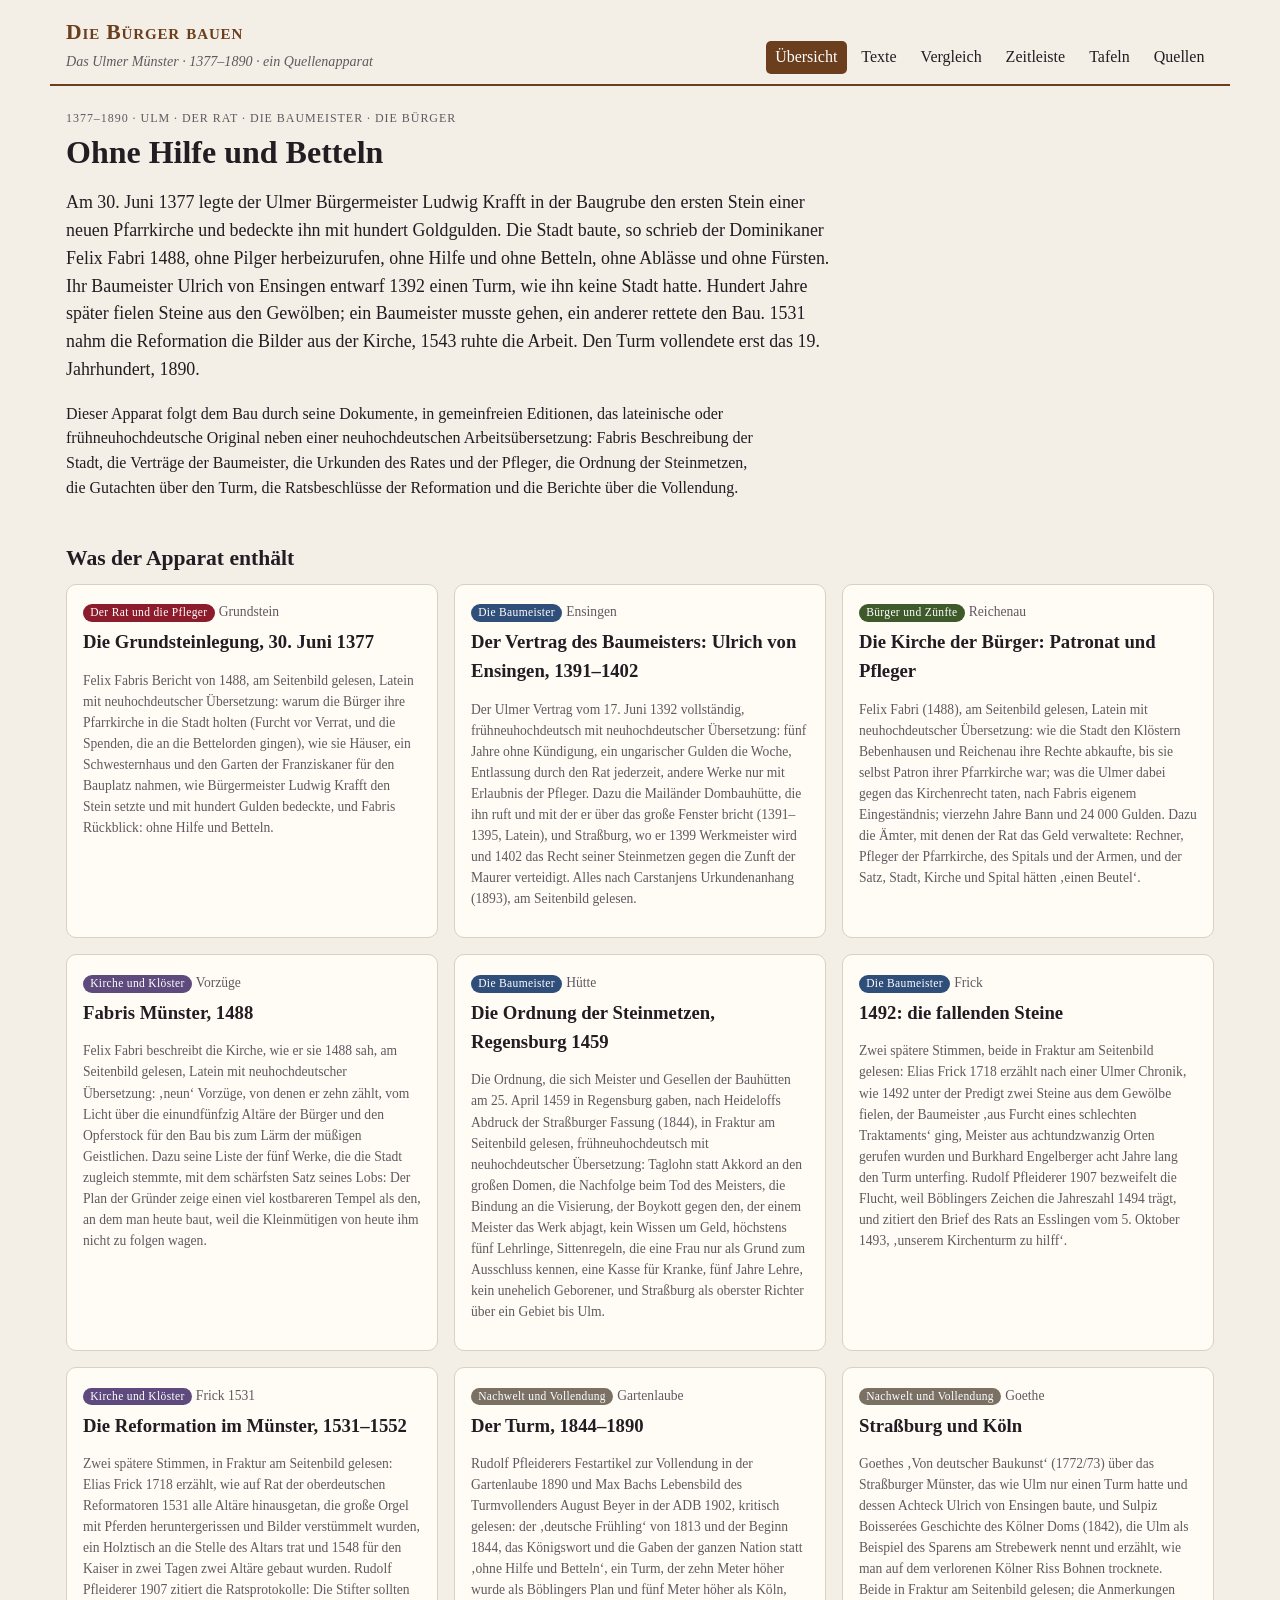
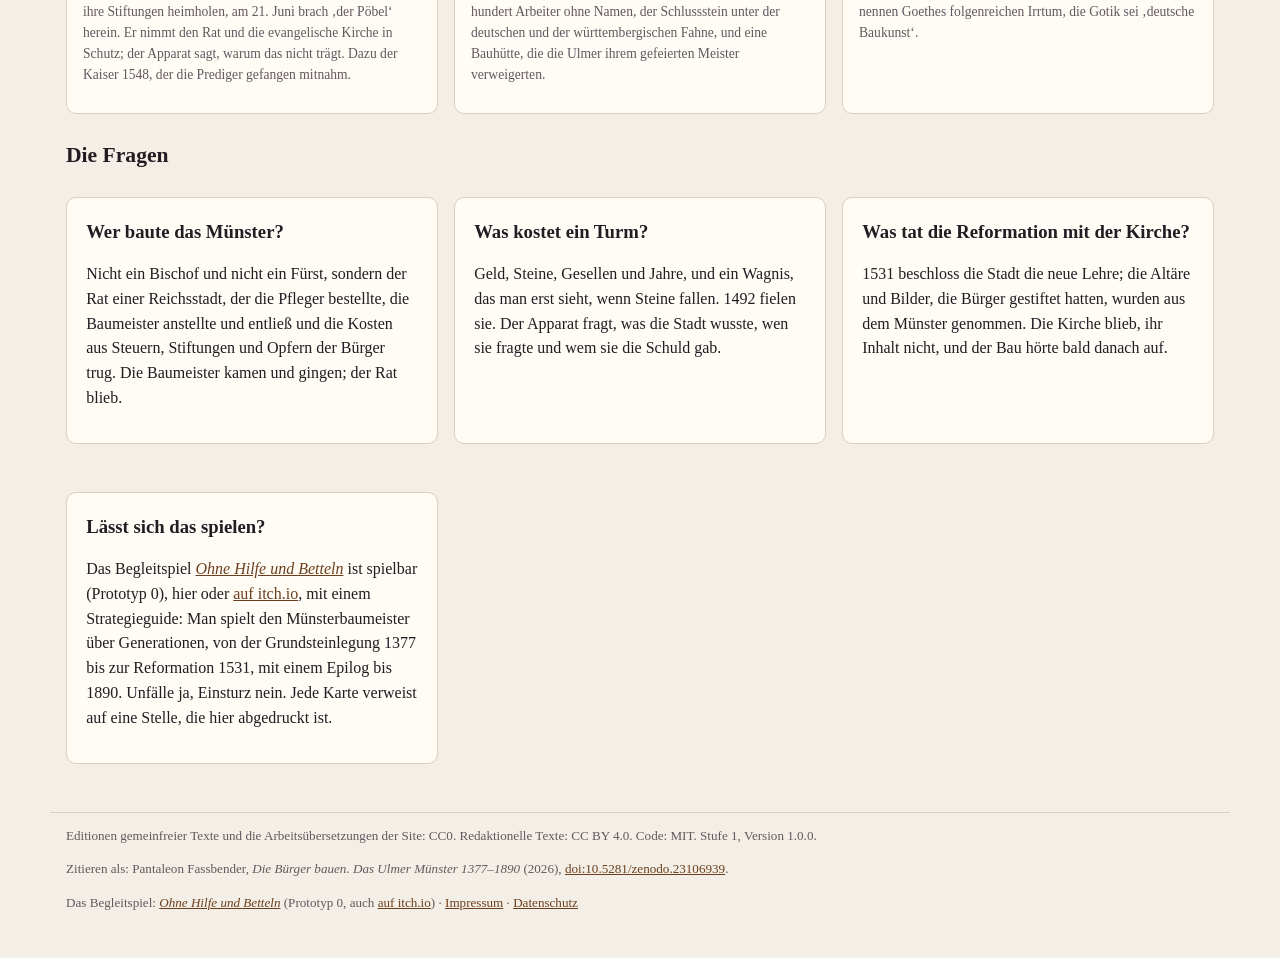
<file: index.html>
<!doctype html>
<html lang="de">
<head>
<meta charset="utf-8">
<meta name="viewport" content="width=device-width, initial-scale=1">
<title>Die Bürger bauen. Das Ulmer Münster 1377–1890</title>
<meta name="description" content="Ein Quellenapparat zum Bau des Ulmer Münsters, 1377–1890: Fabris Beschreibung, die Verträge der Baumeister, Urkunden des Rates, die Steinmetzordnung, die Gutachten über den Turm, die Reformation und die Vollendung, in gemeinfreien Editionen, das Original neben einer neuhochdeutschen Übersetzung.">
<meta property="og:type" content="website">
<meta property="og:url" content="https://das-ulmer-muenster.netlify.app/">
<meta property="og:title" content="Die Bürger bauen. Das Ulmer Münster 1377–1890">
<meta property="og:description" content="Ohne Hilfe und Betteln: wie eine Reichsstadt ihre Pfarrkirche zu einer der größten Kirchen des Reiches baute, in ihren Urkunden, Verträgen und Chroniken.">
<link rel="stylesheet" href="style.css">
</head>
<body>
<header class="top">
  <a class="brand" href="#/">
    <strong>Die Bürger bauen</strong>
    <em>Das Ulmer Münster · 1377–1890 · ein Quellenapparat</em>
  </a>
  <nav>
    <a href="#/">Übersicht</a>
    <a href="#/texts">Texte</a>
    <a href="#/compare" id="navCompare" hidden>Vergleich</a>
    <a href="#/timeline">Zeitleiste</a>
    <a href="#/plates" id="navPlates" hidden>Tafeln</a>
    <a href="#/sources">Quellen</a>
  </nav>
</header>
<main id="view" aria-live="polite"></main>
<footer>
  <p>Editionen gemeinfreier Texte und die Arbeitsübersetzungen der Site: CC0. Redaktionelle Texte: CC BY 4.0. Code: MIT. Stufe 1, Version 1.0.0.</p>
  <p>Zitieren als: Pantaleon Fassbender, <em>Die Bürger bauen. Das Ulmer Münster 1377–1890</em> (2026), <a href="https://doi.org/10.5281/zenodo.23106939">doi:10.5281/zenodo.23106939</a>.</p>
  <p>Das Begleitspiel: <a href="https://ohne-hilfe-und-betteln.netlify.app/"><em>Ohne Hilfe und Betteln</em></a> (Prototyp 0, auch <a href="https://leofassb.itch.io/ohne-hilfe-und-betteln">auf itch.io</a>) · <a href="legal.html#notice">Impressum</a> · <a href="legal.html#privacy">Datenschutz</a></p>
</footer>
<script src="app.js"></script>
</body>
</html>
</file>
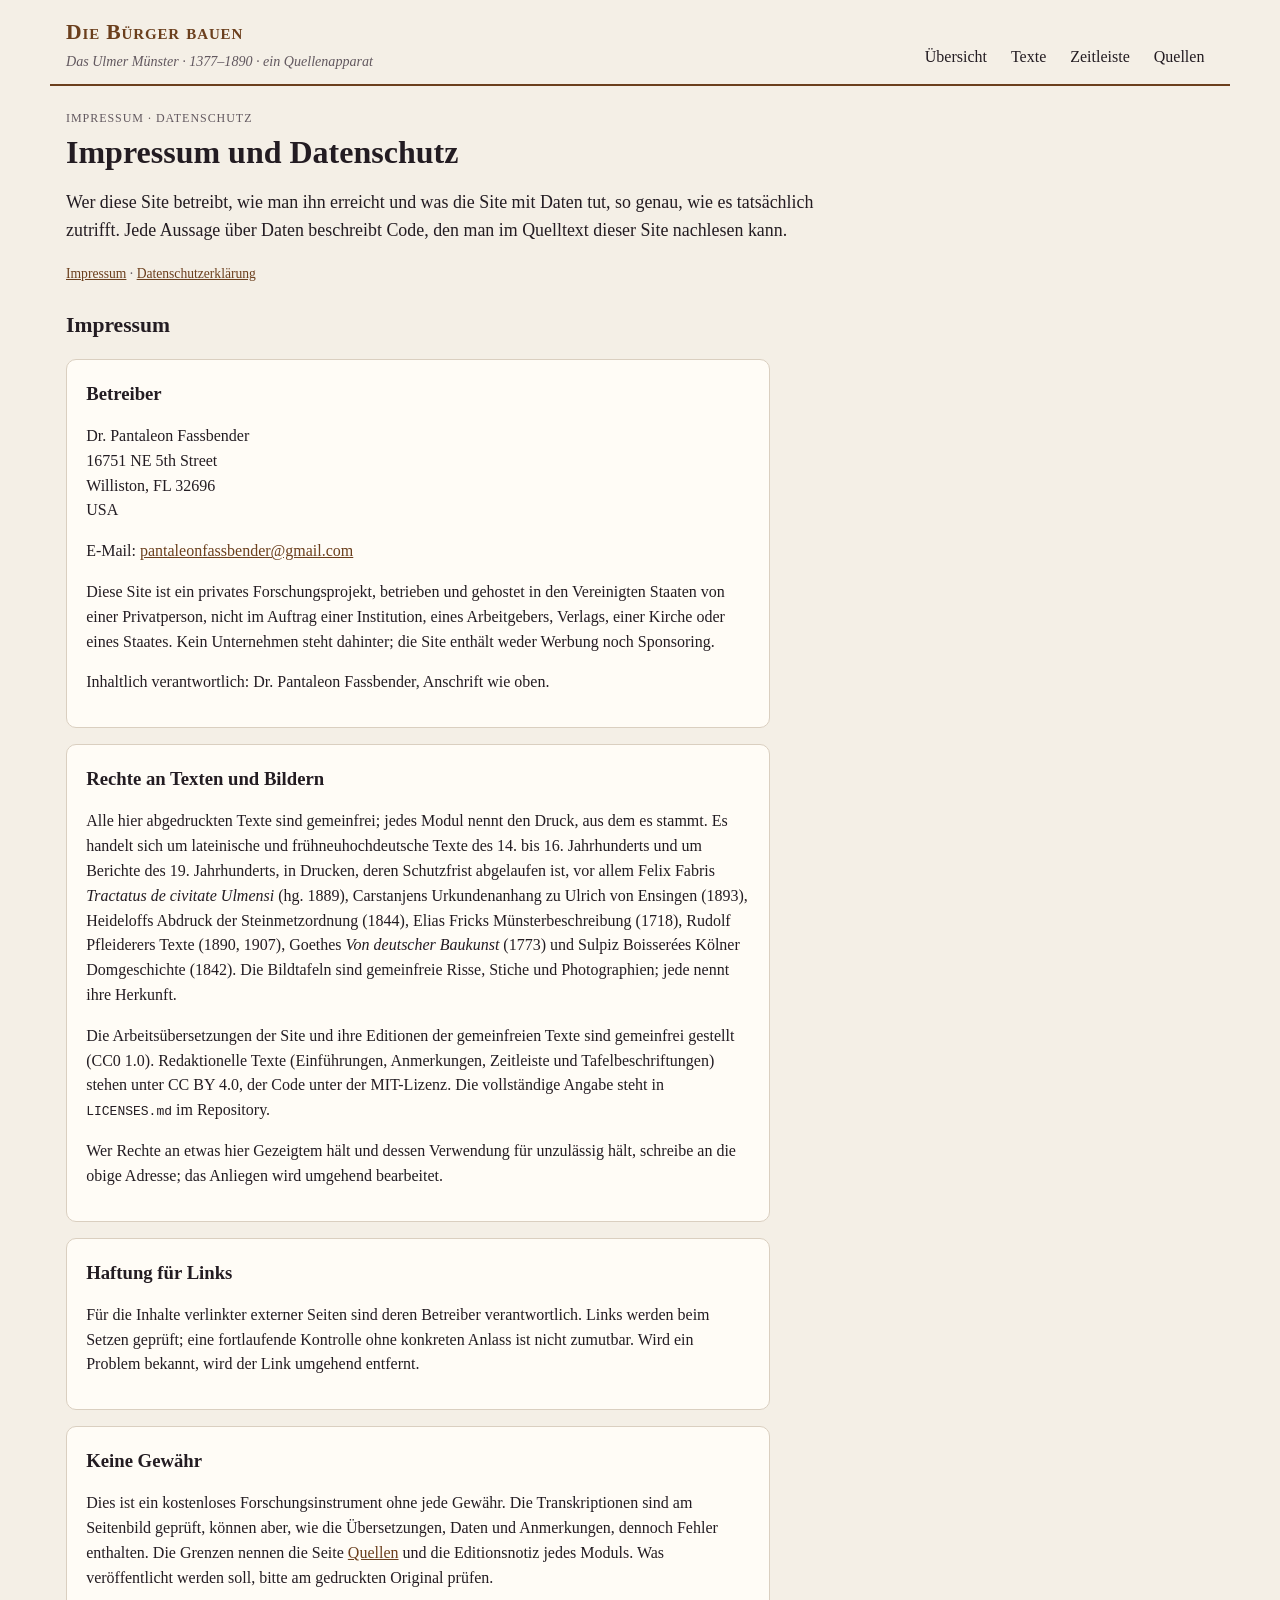
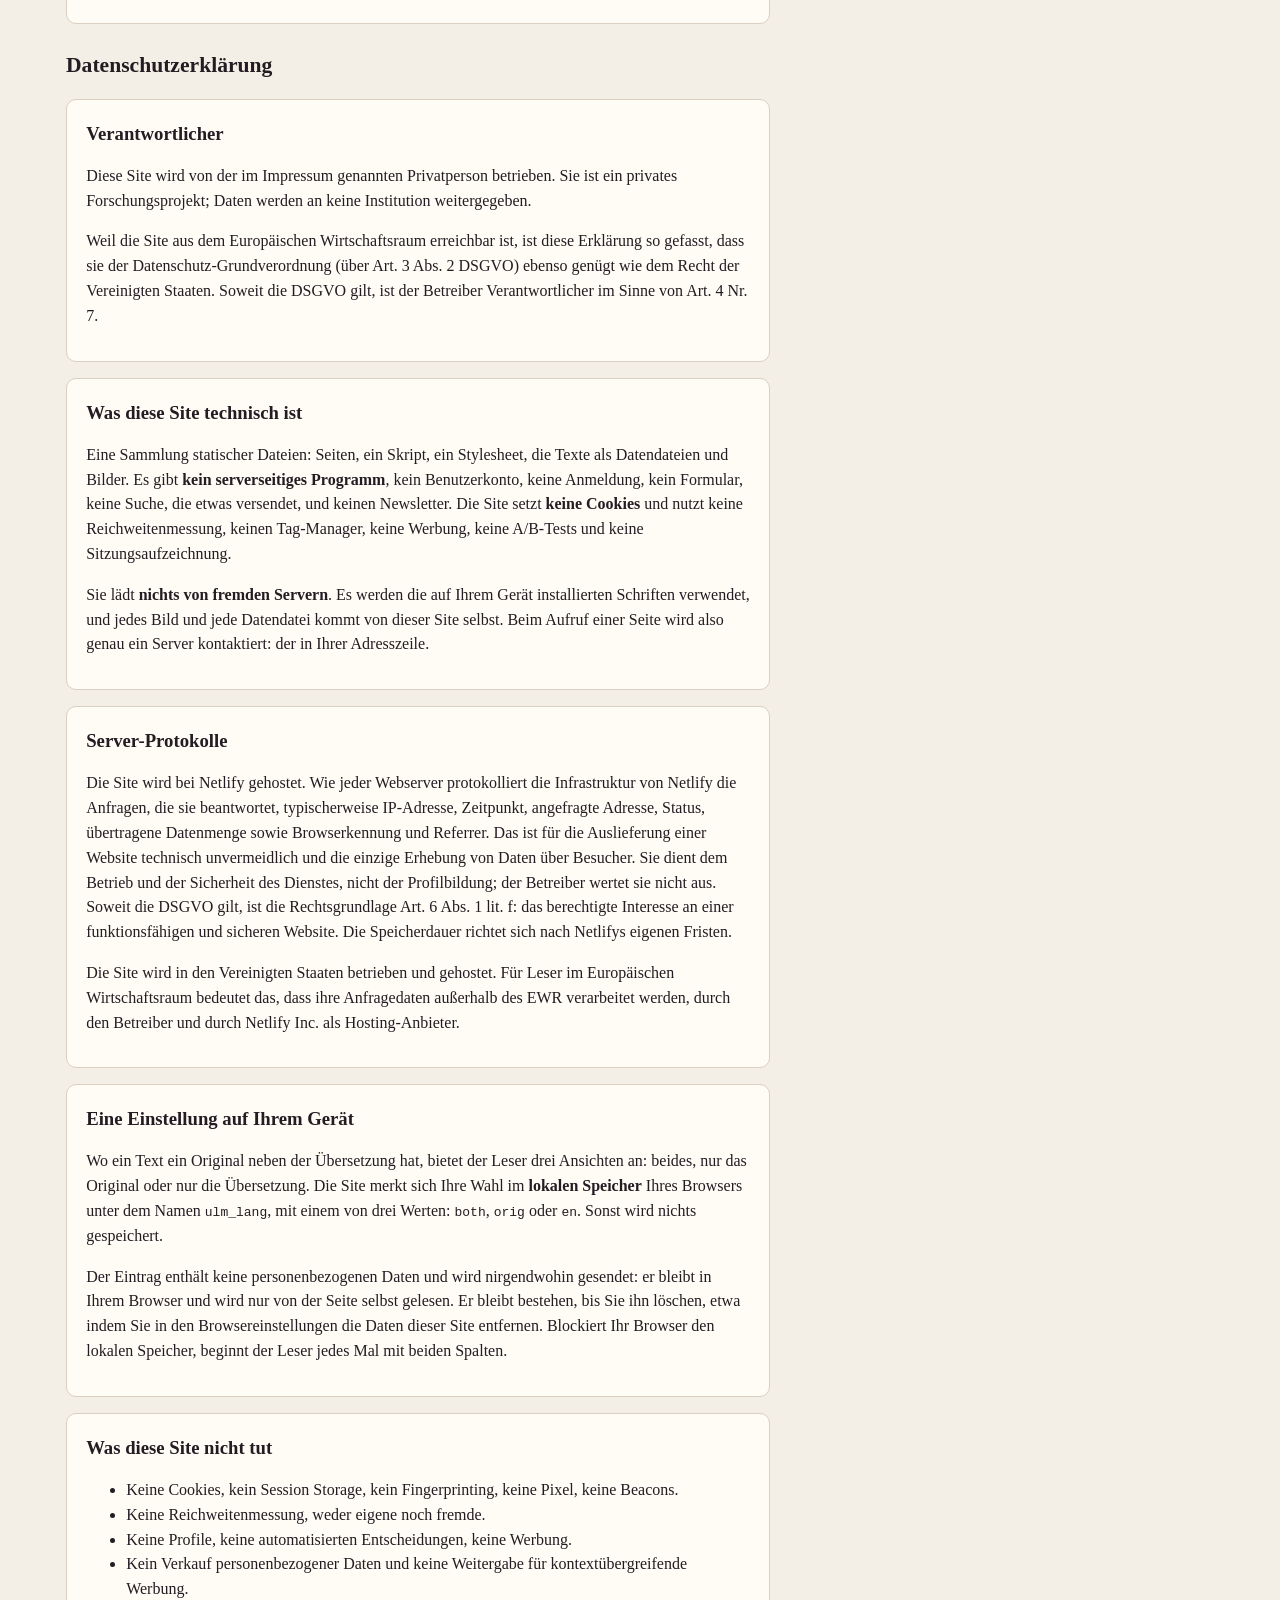
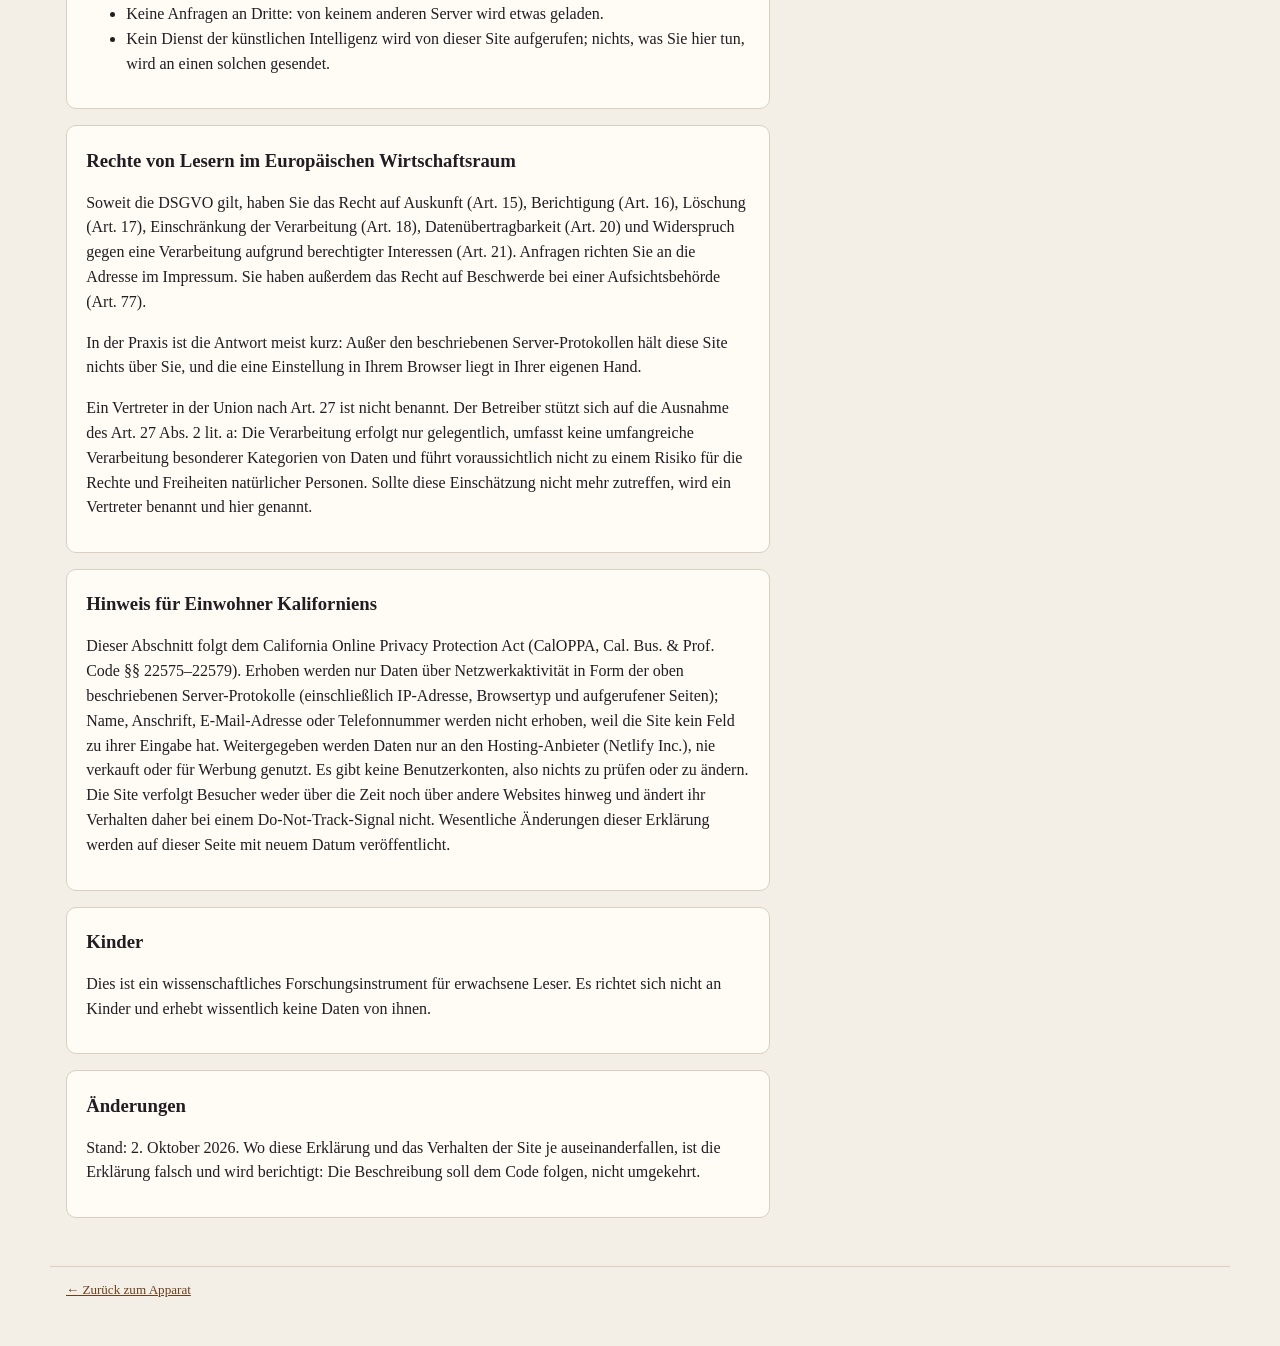
<file: legal.html>
<!doctype html>
<html lang="de">
<head>
<meta charset="utf-8">
<meta name="viewport" content="width=device-width, initial-scale=1">
<title>Impressum und Datenschutz · Die Bürger bauen</title>
<meta name="description" content="Wer diese Site betreibt, wie man ihn erreicht und was die Site mit Daten tut.">
<link rel="stylesheet" href="style.css">
</head>
<body>
<header class="top">
  <a class="brand" href="index.html#/">
    <strong>Die Bürger bauen</strong>
    <em>Das Ulmer Münster · 1377–1890 · ein Quellenapparat</em>
  </a>
  <nav>
    <a href="index.html#/">Übersicht</a>
    <a href="index.html#/texts">Texte</a>
    <a href="index.html#/timeline">Zeitleiste</a>
    <a href="index.html#/sources">Quellen</a>
  </nav>
</header>
<main>
  <span class="tag">Impressum · Datenschutz</span>
  <h1>Impressum und Datenschutz</h1>
  <p class="lede">Wer diese Site betreibt, wie man ihn erreicht und was die Site mit Daten tut, so genau, wie es tatsächlich zutrifft. Jede Aussage über Daten beschreibt Code, den man im Quelltext dieser Site nachlesen kann.</p>
  <p class="fine"><a href="#notice">Impressum</a> · <a href="#privacy">Datenschutzerklärung</a></p>

  <h2 id="notice">Impressum</h2>

  <div class="panel readable"><h3>Betreiber</h3>
    <p>Dr. Pantaleon Fassbender<br>16751 NE 5th Street<br>Williston, FL 32696<br>USA</p>
    <p>E-Mail: <a href="mailto:pantaleonfassbender@gmail.com">pantaleonfassbender@gmail.com</a></p>
    <p>Diese Site ist ein privates Forschungsprojekt, betrieben und gehostet in den Vereinigten Staaten von einer Privatperson, nicht im Auftrag einer Institution, eines Arbeitgebers, Verlags, einer Kirche oder eines Staates. Kein Unternehmen steht dahinter; die Site enthält weder Werbung noch Sponsoring.</p>
    <p>Inhaltlich verantwortlich: Dr. Pantaleon Fassbender, Anschrift wie oben.</p>
  </div>

  <div class="panel readable"><h3>Rechte an Texten und Bildern</h3>
    <p>Alle hier abgedruckten Texte sind gemeinfrei; jedes Modul nennt den Druck, aus dem es stammt. Es handelt sich um lateinische und frühneuhochdeutsche Texte des 14. bis 16. Jahrhunderts und um Berichte des 19. Jahrhunderts, in Drucken, deren Schutzfrist abgelaufen ist, vor allem Felix Fabris <i>Tractatus de civitate Ulmensi</i> (hg. 1889), Carstanjens Urkundenanhang zu Ulrich von Ensingen (1893), Heideloffs Abdruck der Steinmetzordnung (1844), Elias Fricks Münsterbeschreibung (1718), Rudolf Pfleiderers Texte (1890, 1907), Goethes <i>Von deutscher Baukunst</i> (1773) und Sulpiz Boisserées Kölner Domgeschichte (1842). Die Bildtafeln sind gemeinfreie Risse, Stiche und Photographien; jede nennt ihre Herkunft.</p>
    <p>Die Arbeitsübersetzungen der Site und ihre Editionen der gemeinfreien Texte sind gemeinfrei gestellt (CC0 1.0). Redaktionelle Texte (Einführungen, Anmerkungen, Zeitleiste und Tafelbeschriftungen) stehen unter CC BY 4.0, der Code unter der MIT-Lizenz. Die vollständige Angabe steht in <code>LICENSES.md</code> im Repository.</p>
    <p>Wer Rechte an etwas hier Gezeigtem hält und dessen Verwendung für unzulässig hält, schreibe an die obige Adresse; das Anliegen wird umgehend bearbeitet.</p>
  </div>

  <div class="panel readable"><h3>Haftung für Links</h3>
    <p>Für die Inhalte verlinkter externer Seiten sind deren Betreiber verantwortlich. Links werden beim Setzen geprüft; eine fortlaufende Kontrolle ohne konkreten Anlass ist nicht zumutbar. Wird ein Problem bekannt, wird der Link umgehend entfernt.</p>
  </div>

  <div class="panel readable"><h3>Keine Gewähr</h3>
    <p>Dies ist ein kostenloses Forschungsinstrument ohne jede Gewähr. Die Transkriptionen sind am Seitenbild geprüft, können aber, wie die Übersetzungen, Daten und Anmerkungen, dennoch Fehler enthalten. Die Grenzen nennen die Seite <a href="index.html#/sources">Quellen</a> und die Editionsnotiz jedes Moduls. Was veröffentlicht werden soll, bitte am gedruckten Original prüfen.</p>
  </div>

  <h2 id="privacy">Datenschutzerklärung</h2>

  <div class="panel readable"><h3>Verantwortlicher</h3>
    <p>Diese Site wird von der im Impressum genannten Privatperson betrieben. Sie ist ein privates Forschungsprojekt; Daten werden an keine Institution weitergegeben.</p>
    <p>Weil die Site aus dem Europäischen Wirtschaftsraum erreichbar ist, ist diese Erklärung so gefasst, dass sie der Datenschutz-Grundverordnung (über Art. 3 Abs. 2 DSGVO) ebenso genügt wie dem Recht der Vereinigten Staaten. Soweit die DSGVO gilt, ist der Betreiber Verantwortlicher im Sinne von Art. 4 Nr. 7.</p>
  </div>

  <div class="panel readable"><h3>Was diese Site technisch ist</h3>
    <p>Eine Sammlung statischer Dateien: Seiten, ein Skript, ein Stylesheet, die Texte als Datendateien und Bilder. Es gibt <strong>kein serverseitiges Programm</strong>, kein Benutzerkonto, keine Anmeldung, kein Formular, keine Suche, die etwas versendet, und keinen Newsletter. Die Site setzt <strong>keine Cookies</strong> und nutzt keine Reichweitenmessung, keinen Tag-Manager, keine Werbung, keine A/B-Tests und keine Sitzungsaufzeichnung.</p>
    <p>Sie lädt <strong>nichts von fremden Servern</strong>. Es werden die auf Ihrem Gerät installierten Schriften verwendet, und jedes Bild und jede Datendatei kommt von dieser Site selbst. Beim Aufruf einer Seite wird also genau ein Server kontaktiert: der in Ihrer Adresszeile.</p>
  </div>

  <div class="panel readable"><h3>Server-Protokolle</h3>
    <p>Die Site wird bei Netlify gehostet. Wie jeder Webserver protokolliert die Infrastruktur von Netlify die Anfragen, die sie beantwortet, typischerweise IP-Adresse, Zeitpunkt, angefragte Adresse, Status, übertragene Datenmenge sowie Browserkennung und Referrer. Das ist für die Auslieferung einer Website technisch unvermeidlich und die einzige Erhebung von Daten über Besucher. Sie dient dem Betrieb und der Sicherheit des Dienstes, nicht der Profilbildung; der Betreiber wertet sie nicht aus. Soweit die DSGVO gilt, ist die Rechtsgrundlage Art. 6 Abs. 1 lit. f: das berechtigte Interesse an einer funktionsfähigen und sicheren Website. Die Speicherdauer richtet sich nach Netlifys eigenen Fristen.</p>
    <p>Die Site wird in den Vereinigten Staaten betrieben und gehostet. Für Leser im Europäischen Wirtschaftsraum bedeutet das, dass ihre Anfragedaten außerhalb des EWR verarbeitet werden, durch den Betreiber und durch Netlify Inc. als Hosting-Anbieter.</p>
  </div>

  <div class="panel readable"><h3>Eine Einstellung auf Ihrem Gerät</h3>
    <p>Wo ein Text ein Original neben der Übersetzung hat, bietet der Leser drei Ansichten an: beides, nur das Original oder nur die Übersetzung. Die Site merkt sich Ihre Wahl im <strong>lokalen Speicher</strong> Ihres Browsers unter dem Namen <code>ulm_lang</code>, mit einem von drei Werten: <code>both</code>, <code>orig</code> oder <code>en</code>. Sonst wird nichts gespeichert.</p>
    <p>Der Eintrag enthält keine personenbezogenen Daten und wird nirgendwohin gesendet: er bleibt in Ihrem Browser und wird nur von der Seite selbst gelesen. Er bleibt bestehen, bis Sie ihn löschen, etwa indem Sie in den Browsereinstellungen die Daten dieser Site entfernen. Blockiert Ihr Browser den lokalen Speicher, beginnt der Leser jedes Mal mit beiden Spalten.</p>
  </div>

  <div class="panel readable"><h3>Was diese Site nicht tut</h3>
    <ul>
      <li>Keine Cookies, kein Session Storage, kein Fingerprinting, keine Pixel, keine Beacons.</li>
      <li>Keine Reichweitenmessung, weder eigene noch fremde.</li>
      <li>Keine Profile, keine automatisierten Entscheidungen, keine Werbung.</li>
      <li>Kein Verkauf personenbezogener Daten und keine Weitergabe für kontextübergreifende Werbung.</li>
      <li>Keine Anfragen an Dritte: von keinem anderen Server wird etwas geladen.</li>
      <li>Kein Dienst der künstlichen Intelligenz wird von dieser Site aufgerufen; nichts, was Sie hier tun, wird an einen solchen gesendet.</li>
    </ul>
  </div>

  <div class="panel readable"><h3>Rechte von Lesern im Europäischen Wirtschaftsraum</h3>
    <p>Soweit die DSGVO gilt, haben Sie das Recht auf Auskunft (Art. 15), Berichtigung (Art. 16), Löschung (Art. 17), Einschränkung der Verarbeitung (Art. 18), Datenübertragbarkeit (Art. 20) und Widerspruch gegen eine Verarbeitung aufgrund berechtigter Interessen (Art. 21). Anfragen richten Sie an die Adresse im Impressum. Sie haben außerdem das Recht auf Beschwerde bei einer Aufsichtsbehörde (Art. 77).</p>
    <p>In der Praxis ist die Antwort meist kurz: Außer den beschriebenen Server-Protokollen hält diese Site nichts über Sie, und die eine Einstellung in Ihrem Browser liegt in Ihrer eigenen Hand.</p>
    <p>Ein Vertreter in der Union nach Art. 27 ist nicht benannt. Der Betreiber stützt sich auf die Ausnahme des Art. 27 Abs. 2 lit. a: Die Verarbeitung erfolgt nur gelegentlich, umfasst keine umfangreiche Verarbeitung besonderer Kategorien von Daten und führt voraussichtlich nicht zu einem Risiko für die Rechte und Freiheiten natürlicher Personen. Sollte diese Einschätzung nicht mehr zutreffen, wird ein Vertreter benannt und hier genannt.</p>
  </div>

  <div class="panel readable"><h3>Hinweis für Einwohner Kaliforniens</h3>
    <p>Dieser Abschnitt folgt dem California Online Privacy Protection Act (CalOPPA, Cal. Bus. &amp; Prof. Code §§ 22575–22579). Erhoben werden nur Daten über Netzwerkaktivität in Form der oben beschriebenen Server-Protokolle (einschließlich IP-Adresse, Browsertyp und aufgerufener Seiten); Name, Anschrift, E-Mail-Adresse oder Telefonnummer werden nicht erhoben, weil die Site kein Feld zu ihrer Eingabe hat. Weitergegeben werden Daten nur an den Hosting-Anbieter (Netlify Inc.), nie verkauft oder für Werbung genutzt. Es gibt keine Benutzerkonten, also nichts zu prüfen oder zu ändern. Die Site verfolgt Besucher weder über die Zeit noch über andere Websites hinweg und ändert ihr Verhalten daher bei einem Do-Not-Track-Signal nicht. Wesentliche Änderungen dieser Erklärung werden auf dieser Seite mit neuem Datum veröffentlicht.</p>
  </div>

  <div class="panel readable"><h3>Kinder</h3>
    <p>Dies ist ein wissenschaftliches Forschungsinstrument für erwachsene Leser. Es richtet sich nicht an Kinder und erhebt wissentlich keine Daten von ihnen.</p>
  </div>

  <div class="panel readable"><h3>Änderungen</h3>
    <p>Stand: 2. Oktober 2026. Wo diese Erklärung und das Verhalten der Site je auseinanderfallen, ist die Erklärung falsch und wird berichtigt: Die Beschreibung soll dem Code folgen, nicht umgekehrt.</p>
  </div>
</main>
<footer>
  <p><a href="index.html#/">← Zurück zum Apparat</a></p>
</footer>
</body>
</html>
</file>
<file: style.css>
:root{
  --paper:#f4efe6; --panel:#fffcf6; --ink:#231c22; --ink2:#62585f; --line:#dacfc0;
  --red:#6b3f1d; --gold:#8a6d2f; --sea:#2f5d62;
  --rat:#8c1c2b; --meister:#2f4f7a; --kirche:#5e4a7d; --buerger:#3f5a2a; --nachwelt:#7a7064;
  --serif:"Iowan Old Style","Palatino Linotype",Palatino,"Book Antiqua",Georgia,serif;
}
*{box-sizing:border-box}
body{margin:0; background:var(--paper); color:var(--ink); font-family:var(--serif); line-height:1.55}
a{color:var(--red)}
.top{display:flex; justify-content:space-between; align-items:flex-end; flex-wrap:wrap; gap:.6rem 1.5rem;
  max-width:1180px; margin:0 auto; padding:1rem 16px .6rem; border-bottom:2px solid var(--red)}
.brand{text-decoration:none; color:inherit}
.brand strong{display:block; font-size:1.35rem; color:var(--red); font-variant:small-caps; letter-spacing:.04em}
.brand em{font-size:.88rem; color:var(--ink2)}
.top nav{display:flex; gap:.3rem; flex-wrap:wrap}
.top nav a{text-decoration:none; color:var(--ink); padding:.25rem .6rem; border-radius:5px}
.top nav a.on{background:var(--red); color:#fff}
main{max-width:1180px; margin:0 auto; padding:1.2rem 16px 2rem}
footer{max-width:1180px; margin:0 auto; padding:0 16px 2rem; font-size:.82rem; color:var(--ink2); border-top:1px solid var(--line)}
h1{font-size:2rem; margin:.2rem 0 .6rem; line-height:1.2}
h2{font-size:1.35rem; margin:1.6rem 0 .5rem}
h3{margin:.2rem 0 .3rem}
.lede{font-size:1.12rem; max-width:48rem}
.fine{font-size:.85rem; color:var(--ink2)}
.tag{font-size:.75rem; letter-spacing:.08em; text-transform:uppercase; color:var(--ink2)}
.panel{background:var(--panel); border:1px solid var(--line); border-radius:10px; padding:1rem 1.2rem; margin:1rem 0}
.readable{max-width:44rem}
.grid{display:grid; gap:1rem}
.g2{grid-template-columns:repeat(auto-fill,minmax(300px,1fr))}
.g4{grid-template-columns:repeat(auto-fill,minmax(210px,1fr))}
.card{background:var(--panel); border:1px solid var(--line); border-radius:10px; padding:.9rem 1rem; text-decoration:none; color:inherit; display:block}
a.card:hover{border-color:var(--red)}
.card.planned{opacity:.72; border-style:dashed}
.side{display:inline-block; font-size:.72rem; padding:0 .45rem; border-radius:99px; color:#fff; letter-spacing:.03em}
.side.rat{background:var(--rat)} .side.meister{background:var(--meister)} .side.kirche{background:var(--kirche)}
.side.buerger{background:var(--buerger)} .side.nachwelt{background:var(--nachwelt)}
.hero{display:grid; grid-template-columns:minmax(0,1.5fr) minmax(0,1fr); gap:1.5rem; align-items:start}
.hero.one{grid-template-columns:1fr}
.hero img{width:100%; border-radius:8px; border:1px solid var(--line)}
figure{margin:0}
figcaption{font-size:.85rem; color:var(--ink2); margin-top:.4rem}
.quote{border-left:3px solid var(--red); padding:.2rem 0 .2rem 1rem; margin:1rem 0; font-style:italic}
/* reader */
.toc{display:flex; flex-wrap:wrap; gap:.4rem; margin:.6rem 0 1rem}
.toc a{border:1px solid var(--line); border-radius:6px; padding:.2rem .6rem; text-decoration:none; color:var(--ink); background:var(--panel); font-size:.9rem}
.toc a.on{border-color:var(--red); background:var(--red); color:#fff}
.langbar{display:flex; gap:.3rem; margin:.4rem 0 1rem}
.langbar button{font:inherit; font-size:.85rem; background:var(--panel); border:1px solid var(--line); border-radius:6px; padding:.2rem .7rem; cursor:pointer}
.langbar button.on{background:var(--ink); color:var(--paper); border-color:var(--ink)}
.unit{display:grid; grid-template-columns:4.6rem minmax(0,1fr); gap:.3rem .8rem; padding:.55rem 0; border-bottom:1px dotted var(--line)}
.unit .num{font-size:.78rem; color:var(--ink2); text-align:right; padding-top:.2rem}
.unit .num a{color:inherit; text-decoration:none}
.unit .pg{display:block; font-size:.7rem; line-height:1.25; margin-top:.3rem; color:var(--ink2); opacity:.85}
.unit.hl{background:#efdfe6}
.unit .cols{display:grid; grid-template-columns:1fr 1fr; gap:1.2rem}
.unit .cols.one{grid-template-columns:1fr}
.unit .orig{color:var(--ink2)}
.unit .orig[lang=grc]{font-family:"Gentium Plus","Gentium Book Plus","Palatino Linotype","GFS Didot","Times New Roman",serif; color:var(--ink); font-size:1.02em; line-height:1.6}
.unit.label .text{font-variant:small-caps; letter-spacing:.03em; font-weight:600; color:var(--red)}
.unit h4{margin:0 0 .3rem; font-size:.95rem; color:var(--red)}
.unit .text,.unit .orig{white-space:pre-line}
.unit .orig[dir=rtl]{font-family:"Traditional Arabic","Sakkal Majalla","Noto Naskh Arabic","Geeza Pro",serif; font-size:1.3em; line-height:1.9; color:var(--ink)}
.unit .translit{margin-top:.5rem; font-size:.88em; font-style:italic; color:var(--ink2)}
.note{grid-column:2; font-size:.84rem; color:var(--ink2); border-left:2px solid var(--gold); padding-left:.6rem}
.hinweis{font-size:.9rem}
/* timeline */
.tl{position:relative; margin:1rem 0 0 .6rem; padding-left:1.4rem; border-left:2px solid var(--line)}
.st{position:relative; margin:0 0 1.2rem; display:grid; grid-template-columns:minmax(0,1fr) 140px; gap:1rem; align-items:start}
.st::before{content:""; position:absolute; left:-1.95rem; top:.35rem; width:12px; height:12px; border-radius:50%; background:var(--c,var(--ink)); border:2px solid var(--paper)}
.st .d{font-size:.82rem; color:var(--ink2)}
.st img{width:140px; border-radius:6px; border:1px solid var(--line)}
.st p{margin:.2rem 0}
.legend{display:flex; flex-wrap:wrap; gap:.4rem}
/* plates */
.plate img{width:100%; border-radius:6px; border:1px solid var(--line); background:#fff}
.lightbox{position:fixed; inset:0; background:rgba(20,16,12,.85); display:flex; align-items:center; justify-content:center; padding:16px; z-index:10}
.lightbox img{max-width:100%; max-height:86vh; border-radius:6px}
.lightbox .cap{color:#f5efe2; max-width:44rem; font-size:.9rem; margin-top:.6rem}
.lightbox figure{text-align:center}
/* compare */
.cmp{display:grid; gap:1rem; margin-top:1rem}
.cmp.n2{grid-template-columns:1fr 1fr}
.cmp.n3{grid-template-columns:repeat(3,minmax(0,1fr))}
.cmp.n4{grid-template-columns:1fr 1fr}
.voice{background:var(--panel); border:1px solid var(--line); border-radius:10px; padding:.8rem 1rem}
.vhead{border-bottom:1px solid var(--line); padding-bottom:.5rem; margin-bottom:.5rem}
.vunit{margin:.7rem 0}
.vunit .text{white-space:pre-line}
@media (max-width:760px){
  .cmp.n2,.cmp.n3,.cmp.n4{grid-template-columns:1fr}
  .hero{grid-template-columns:1fr}
  .unit .cols{grid-template-columns:1fr}
  .st{grid-template-columns:1fr}
  .st img{width:110px}
  h1{font-size:1.6rem}
}
@media (prefers-color-scheme: dark){
  :root:not([data-theme="light"]){--paper:#1c171b; --panel:#262026; --ink:#ece4ea; --ink2:#b3a8b0; --line:#43383f; --red:#d9a77c}
  :root:not([data-theme="light"]) .unit.hl{background:#3a2a35}
  :root:not([data-theme="light"]) .top nav a.on, :root:not([data-theme="light"]) .toc a.on{color:#1c171b}
}
</file>
